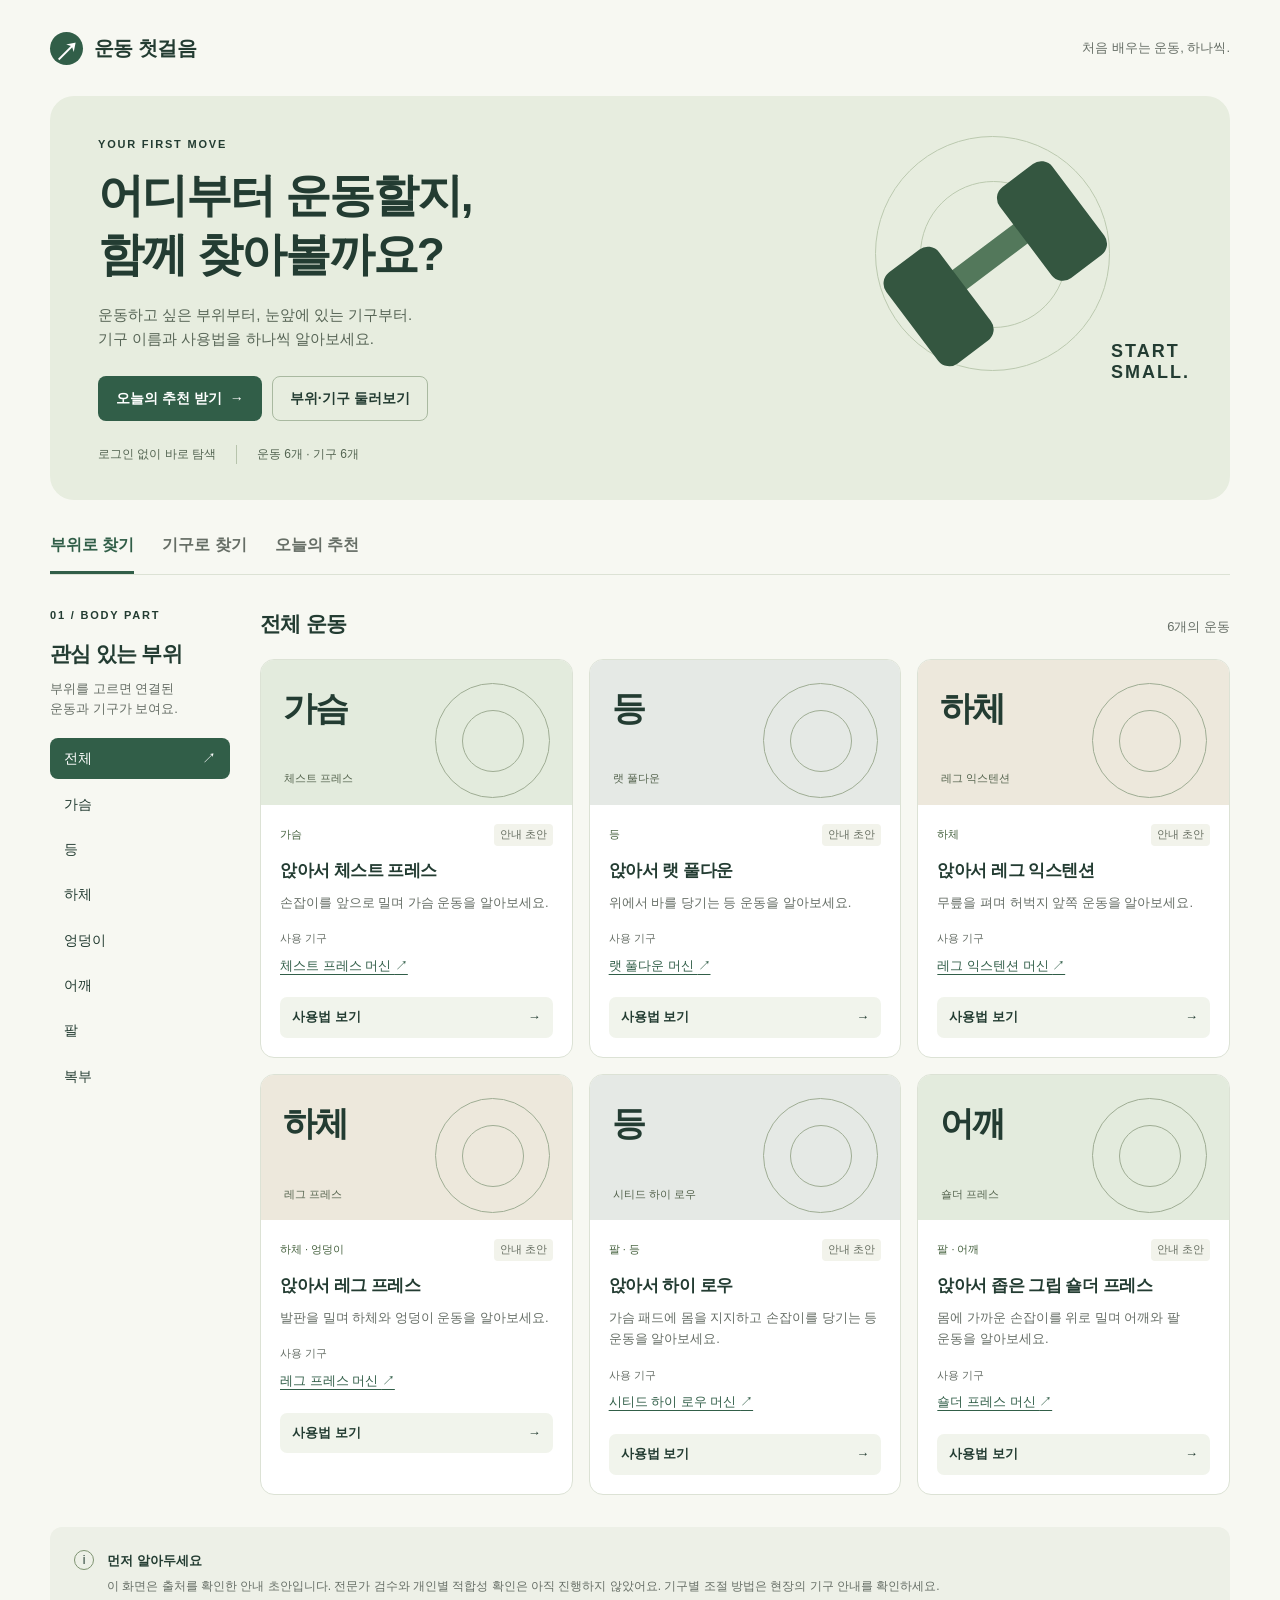
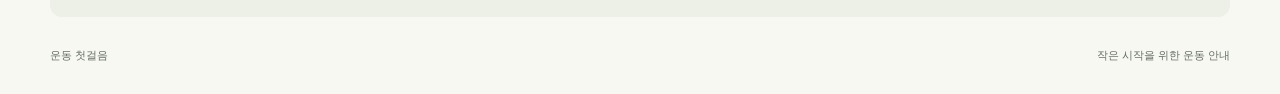
<file: index.html>
<!doctype html>
<html lang="ko">
<head>
  <meta charset="utf-8">
  <meta name="viewport" content="width=device-width, initial-scale=1">
  <meta name="description" content="운동 부위와 기구 이름으로 찾아보는 첫 운동 안내.">
  <title>운동 첫걸음 · 부위와 기구 찾기</title>
  <link rel="icon" href="favicon.png" type="image/png" sizes="64x64">
  <link rel="stylesheet" href="styles.css">
  <script src="catalog.js" defer></script>
  <script src="recommend.js" defer></script>
  <script src="app.js" defer></script>
</head>
<body>
  <a class="skip-link" href="#main">본문으로 바로 가기</a>
  <header class="site-header">
    <a class="brand" href="index.html" aria-label="운동 첫걸음 홈"><span class="brand-mark" aria-hidden="true">↗</span> 운동 첫걸음</a>
    <span class="header-note">처음 배우는 운동, 하나씩.</span>
  </header>
  <main id="main">
    <section class="intro" aria-labelledby="page-title">
      <p class="eyebrow">YOUR FIRST MOVE</p>
      <h1 id="page-title">어디부터 운동할지,<br>함께 찾아볼까요?</h1>
      <p class="intro-copy">운동하고 싶은 부위부터, 눈앞에 있는 기구부터.<br>기구 이름과 사용법을 하나씩 알아보세요.</p>
      <div class="intro-actions"><button type="button" class="primary-button" data-go-view="recommend">오늘의 추천 받기 <span aria-hidden="true">→</span></button><button type="button" class="secondary-button" data-go-view="body">부위·기구 둘러보기</button></div>
      <div class="intro-summary"><span>로그인 없이 바로 탐색</span><span id="catalog-count"></span></div>
      <div class="intro-art" aria-hidden="true"><span class="art-orbit"></span><span class="art-line"></span><span class="art-weight"></span><span class="art-caption">START<br>SMALL.</span></div>
    </section>
    <nav class="view-switch" aria-label="탐색 방식">
      <button type="button" data-view="body" aria-pressed="true" aria-controls="body-view">부위로 찾기</button>
      <button type="button" data-view="equipment" aria-pressed="false" aria-controls="equipment-view">기구로 찾기</button>
      <button type="button" data-view="recommend" aria-pressed="false" aria-controls="recommend-view">오늘의 추천</button>
    </nav>
    <section id="body-view" class="explore" aria-labelledby="body-title">
      <aside class="body-picker">
        <p class="eyebrow">01 / BODY PART</p>
        <h2 id="body-title">관심 있는 부위</h2>
        <p class="muted">부위를 고르면 연결된<br class="desktop-break"> 운동과 기구가 보여요.</p>
        <div id="body-options" class="body-options" role="group" aria-label="운동 부위 선택"></div>
      </aside>
      <div class="results">
        <div class="section-heading"><h2 id="exercise-list-title">전체 운동</h2><p id="exercise-count" class="muted" role="status" aria-live="polite"></p></div>
        <div id="exercise-list" class="card-grid"></div>
      </div>
    </section>
    <section id="equipment-view" class="equipment-view" aria-labelledby="equipment-title" hidden>
      <div class="section-heading"><div><p class="eyebrow">02 / EQUIPMENT</p><h2 id="equipment-title">어떤 기구를 찾고 있나요?</h2></div></div>
      <form id="equipment-search" role="search">
        <label for="equipment-query">기구 이름 또는 별칭</label>
        <div class="search-field"><span aria-hidden="true">⌕</span><input id="equipment-query" type="search" placeholder="예: 체스트 프레스, lat pulldown" maxlength="50" autocomplete="off" aria-describedby="search-help" aria-errormessage="search-error"><button type="submit">검색</button><button type="button" id="clear-search">초기화</button></div>
        <p id="search-error" class="muted" aria-live="polite" hidden><strong>기구 이름 또는 별칭을 입력해 주세요. 공백만으로는 검색할 수 없어요.</strong></p>
        <p id="search-help" class="muted">한글·영문 이름과 별칭으로 검색할 수 있어요.</p>
      </form>
      <div class="section-heading equipment-count"><h3>기구 목록</h3><p id="equipment-count" class="muted" role="status" aria-live="polite"></p></div>
      <div id="equipment-list" class="card-grid"></div>
    </section>
    <section id="recommend-view" class="recommend-view" aria-labelledby="recommend-title" hidden>
      <div class="section-heading"><div><p class="eyebrow">03 / TODAY</p><h2 id="recommend-title">오늘 할 운동을 골라 드릴게요</h2></div></div>
      <div class="recommend-layout">
        <form id="recommend-form" class="recommend-form" novalidate>
          <fieldset class="field-group">
            <legend>선호 부위 <span class="optional">선택</span></legend>
            <p class="muted">고르면 그 부위가 주 사용 부위인 운동만 추천해요. 비워 두면 여러 부위에서 자동으로 골라요.</p>
            <div id="preferred-parts" class="choice-chips"></div>
          </fieldset>
          <fieldset class="field-group">
            <legend>제외 부위 <span class="optional">선택</span></legend>
            <p class="muted">오늘 쉬고 싶은 부위를 고르세요. 그 부위가 주 사용 부위이거나 출처의 대상 부위인 운동은 추천하지 않아요.</p>
            <div id="excluded-parts" class="choice-chips"></div>
          </fieldset>
          <div class="field-row"><label for="max-items">최대 추천 수</label><select id="max-items"><option value="1">1개</option><option value="2">2개</option><option value="3" selected>3개</option></select></div>
          <button type="submit" class="primary-button">추천 받기 <span aria-hidden="true">→</span></button>
        </form>
        <div id="recommend-results" class="recommend-results"><div class="empty-state"><strong>조건을 고르고 추천을 받아 보세요.</strong><p>선호 부위에 맞는 운동과 필요한 기구를 이유와 함께 보여 드려요.</p></div></div>
      </div>
    </section>
    <section class="content-note" aria-label="콘텐츠 안내"><span class="note-symbol" aria-hidden="true">i</span><div><strong>먼저 알아두세요</strong><p>이 화면은 출처를 확인한 안내 초안입니다. 전문가 검수와 개인별 적합성 확인은 아직 진행하지 않았어요. 기구별 조절 방법은 현장의 기구 안내를 확인하세요.</p></div></section>
    <noscript><p class="empty-state">부위 탐색, 기구 검색과 오늘의 추천을 사용하려면 브라우저에서 JavaScript를 켜 주세요.</p></noscript>
  </main>
  <footer><span>운동 첫걸음</span><span>작은 시작을 위한 운동 안내</span></footer>
  <dialog id="detail-dialog" aria-labelledby="detail-title">
    <div class="dialog-top"><span class="eyebrow">MOVEMENT GUIDE</span><form method="dialog"><button class="close-button" aria-label="상세 닫기">닫기 <span aria-hidden="true">×</span></button></form></div>
    <div id="detail-content"></div>
  </dialog>
</body>
</html>
</file>
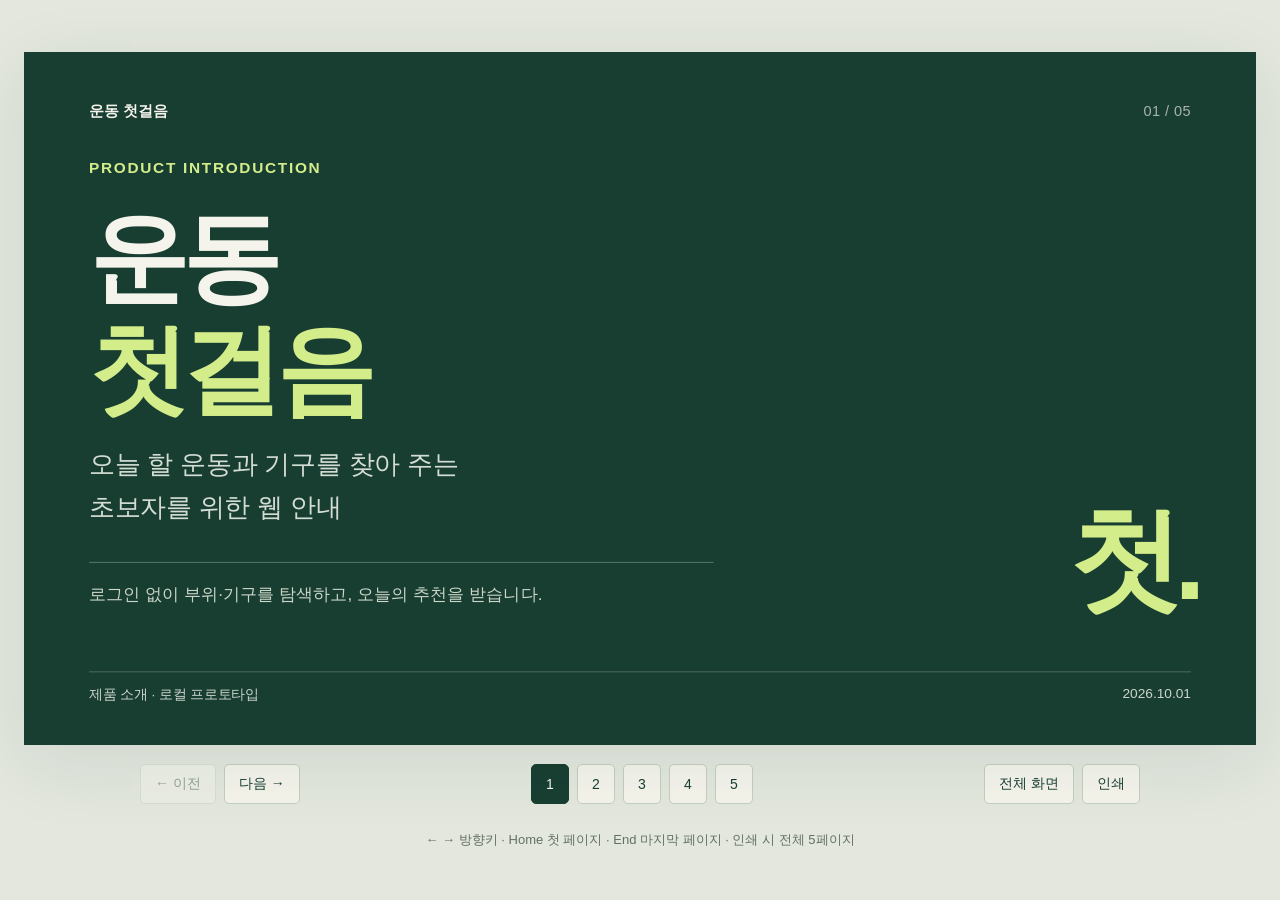
<file: presentation.html>
<!doctype html>
<html lang="ko">
<head>
<meta charset="utf-8">
<meta name="viewport" content="width=device-width, initial-scale=1">
<meta name="description" content="운동 첫걸음 제품 소개 · 대상, 핵심 기능, 오늘의 추천 흐름, 다음 단계의 5페이지 발표 자료">
<title>운동 첫걸음 · 제품 소개</title>
<link rel="icon" href="favicon.png" type="image/png" sizes="64x64">
<style>
:root{--forest:#183e32;--paper:#f5f4ec;--lime:#d4ed8b;--muted:#627066;--rule:#d0d6c6;--scale:1;color-scheme:light}
*{box-sizing:border-box}body{margin:0;background:#e3e7de;color:var(--forest);font-family:-apple-system,BlinkMacSystemFont,"Apple SD Gothic Neo","Malgun Gothic",sans-serif;word-break:keep-all}button,a{font:inherit}button{cursor:pointer}a{color:inherit;text-underline-offset:4px}button:focus-visible,a:focus-visible{outline:3px solid #a66824;outline-offset:5px}[hidden]{display:none!important}
.shell{min-height:100svh;display:flex;flex-direction:column;align-items:center;justify-content:center;padding:24px;gap:18px}.stage{width:calc(1440px * var(--scale));height:calc(810px * var(--scale));position:relative;flex-shrink:0;box-shadow:0 18px 70px #183e3218}.frame{width:1440px;height:810px;transform:scale(var(--scale));transform-origin:top left}.slide{width:1440px;height:810px;background:var(--paper);padding:58px 76px 48px;display:flex;flex-direction:column;overflow:hidden;position:relative}.slide:focus{outline:none}.topline{display:flex;align-items:center;justify-content:space-between;font-size:17px;letter-spacing:.03em}.brand{font-weight:750}.folio{font-variant-numeric:tabular-nums;opacity:.65}.slide-content{flex:1;min-height:0}.slide-footer{font-size:16px;color:var(--muted);display:flex;justify-content:space-between;gap:24px;border-top:1px solid var(--rule);padding-top:16px}.kicker{font-size:18px;letter-spacing:.11em;margin:0 0 18px;font-weight:650}h1,h2,h3,p{margin:0}h1{font-size:116px;line-height:1.13;letter-spacing:-7px;font-weight:780}h2{font-size:56px;line-height:1.23;letter-spacing:-2.8px;font-weight:760}h3{font-size:29px;line-height:1.35;letter-spacing:-1px}.subtitle{font-size:25px;line-height:1.65;margin-top:20px;color:var(--muted)}.heading{padding-top:44px}.accent{color:#849d45}.cover{background:var(--forest);color:var(--paper)}.cover .slide-content{display:flex;flex-direction:column;justify-content:center;padding-bottom:32px}.cover .kicker{color:var(--lime);margin-bottom:28px}.cover h1 span{color:var(--lime)}.cover .subtitle{color:#d4ddd4;font-size:30px;max-width:900px}.cover .slide-footer{border-color:#567064;color:#ccd5cc}.cover .wordmark{position:absolute;right:68px;bottom:126px;font-size:132px;font-weight:800;color:#d4ed8b;letter-spacing:-9px}.cover .cover-line{width:730px;height:1px;background:#638071;margin-top:40px}.cover .small{font-size:20px;margin-top:23px;color:#cbd6c8}
.problem-layout{display:grid;grid-template-columns:.85fr 1.15fr;gap:80px;margin-top:62px}.audience-label{font-size:18px;color:var(--muted);margin-bottom:18px}.audience{font-size:39px;line-height:1.45;font-weight:650;letter-spacing:-1.5px}.hypothesis{margin-top:30px;font-size:23px;line-height:1.65;color:var(--muted);max-width:425px}.questions{border-top:1px solid var(--rule)}.question{padding:27px 0;border-bottom:1px solid var(--rule)}.question .number{font-size:17px;color:var(--muted);display:block;margin-bottom:11px}.question blockquote{font-size:33px;line-height:1.45;font-weight:660;letter-spacing:-1px;margin:0}.question p{margin-top:12px;font-size:22px;color:var(--muted);line-height:1.5}
.feature-layout{display:grid;grid-template-columns:460px 1fr;gap:60px;margin-top:30px}.feature-list{list-style:none;padding:0;margin:0}.feature-list li{padding:13px 0;border-top:1px solid var(--rule)}.feature-list li:last-child{border-bottom:1px solid var(--rule)}.feature-label{display:flex;align-items:baseline;gap:20px}.feature-label span{font-size:17px;color:var(--muted);font-variant-numeric:tabular-nums}.feature-list p{font-size:22px;line-height:1.55;color:var(--muted);margin:6px 0 0 48px}.screens{display:grid;grid-template-columns:1fr 1fr;gap:8px;align-content:start;padding-top:21px}figure{margin:0;min-width:0}.screen-surface{height:320px;background:#e7ece0;display:flex;align-items:center;justify-content:center;padding:10px;border:1px solid var(--rule)}.screen-surface img{max-width:100%;max-height:100%;object-fit:contain;display:block}.screens .body-screen{grid-column:1/-1}.screens .body-screen .screen-surface{height:170px;padding:9px}.screens .search-screen{grid-column:1/-1}.screens .search-screen .screen-surface{height:150px}.screens figcaption{font-size:16px;margin:7px 0;color:var(--muted)}.catalog-note{font-size:17px;color:var(--muted);margin-top:21px;line-height:1.6}
.flow-layout{display:grid;grid-template-columns:1fr 510px;gap:80px;margin-top:34px}.steps{list-style:none;margin:0;padding:0;counter-reset:step}.steps li{display:grid;grid-template-columns:42px 1fr;gap:15px;margin-bottom:24px;counter-increment:step}.steps li::before{content:counter(step,decimal-leading-zero);font-size:20px;color:#7c9047;padding-top:4px}.steps p{font-size:22px;line-height:1.5;color:var(--muted);margin-top:7px}.detail-screen .screen-surface{height:380px;padding:12px}.detail-screen figcaption{font-size:16px;margin-top:10px;color:var(--muted)}.source-row{font-size:16px;line-height:1.65}.source-row a{margin-right:10px}
.roadmap{display:grid;grid-template-columns:1fr 1fr 1fr;gap:50px;margin-top:58px}.roadmap article{border-top:2px solid var(--rule);padding-top:21px}.roadmap article:first-child{border-color:#8fab49}.phase{font-size:18px;color:var(--muted);margin-bottom:16px}.roadmap h3{font-size:31px;min-height:84px}.roadmap p{font-size:23px;line-height:1.65;color:var(--muted);margin-top:16px}.closing{margin-top:43px;font-size:26px;line-height:1.55;font-weight:650}.closing a{font-size:20px;font-weight:500;margin-left:25px}.roadmap .phase strong{color:var(--forest)}
.controls{display:flex;align-items:center;justify-content:space-between;width:min(100%,1000px);gap:16px;min-height:42px;font-size:14px;color:#405847}.control-group,.pagination{display:flex;align-items:center;gap:8px}.controls button{border:1px solid #c4cebd;background:#f5f4ec;padding:9px 14px;border-radius:5px;color:var(--forest);min-height:40px}.controls button:hover{background:#dce6d0}.controls button:disabled{opacity:.4;cursor:default}.pagination button{min-width:38px;padding:9px}.pagination button[aria-current="page"]{background:var(--forest);border-color:var(--forest);color:var(--paper)}.help{font-size:13px;margin-top:8px;text-align:center;color:var(--muted)}.sr-only{position:absolute;width:1px;height:1px;overflow:hidden;clip-path:inset(50%)}.keyboard-note{white-space:nowrap}
@media(max-width:680px){.shell{padding:12px;justify-content:flex-start;gap:12px}.stage{width:100%;height:auto;box-shadow:none}.frame{width:100%;height:auto;transform:none}.slide{width:100%;height:auto;min-height:calc(100svh - 130px);padding:25px 24px;overflow:visible}.topline{font-size:13px}.heading{padding-top:35px}h1{font-size:64px;letter-spacing:-4px}h2{font-size:36px;letter-spacing:-1.8px}h3{font-size:24px}.subtitle{font-size:19px;margin-top:15px}.slide-footer{font-size:12px;display:block;margin-top:30px;padding-top:15px;line-height:1.6}.slide-footer span{display:block}.cover .slide-content{padding:68px 0 35px}.cover .wordmark{display:none}.cover .kicker{font-size:13px}.cover .subtitle{font-size:22px}.cover .cover-line{width:100%;margin-top:32px}.cover .small{font-size:17px}.problem-layout,.feature-layout,.flow-layout,.roadmap{grid-template-columns:1fr;gap:28px;margin-top:35px}.audience{font-size:28px}.hypothesis{font-size:19px;margin-top:17px}.question{padding:23px 0}.question blockquote{font-size:26px}.question p,.feature-list p,.steps p,.roadmap p{font-size:18px}.feature-list p{margin-left:40px}.feature-label{gap:15px}.screens{padding-top:0}.screens .body-screen .screen-surface{height:180px}.screens .search-screen .screen-surface{height:185px}.catalog-note{font-size:14px}.steps li{margin-bottom:23px;gap:6px}.detail-screen .screen-surface{height:400px}.source-row{font-size:12px}.roadmap h3{font-size:25px;min-height:0}.roadmap p{margin-top:8px}.closing{font-size:22px;margin-top:30px}.closing a{display:block;margin:17px 0 0;font-size:17px}.controls{flex-wrap:wrap;justify-content:center;gap:10px}.keyboard-note{display:none}.controls button{padding:8px 10px}.help{font-size:12px}.source-row a{display:inline-block}}
@page{size:384mm 216mm;margin:0}
@media print{body{background:white;print-color-adjust:exact;-webkit-print-color-adjust:exact}.shell{display:block;padding:0}.stage{width:1440px;height:auto;box-shadow:none}.frame{transform:none;width:1440px;height:auto}.slide,.slide[hidden]{display:flex!important;width:1440px;height:810px;min-height:0;padding:58px 76px 48px;break-after:page;page-break-after:always;overflow:hidden}.slide:last-child{break-after:auto;page-break-after:auto}.controls,.help{display:none!important}}
</style>
</head>
<body>
<div class="shell">
<main class="stage" aria-label="운동 첫걸음 제품 소개 발표 자료"><div class="frame">
<section class="slide cover" id="slide-1" aria-labelledby="title-1" tabindex="-1">
<header class="topline"><span class="brand">운동 첫걸음</span><span class="folio">01 / 05</span></header>
<div class="slide-content"><p class="kicker">PRODUCT INTRODUCTION</p><h1 id="title-1">운동<br><span>첫걸음</span></h1><p class="subtitle">오늘 할 운동과 기구를 찾아 주는<br>초보자를 위한 웹 안내</p><div class="cover-line"></div><p class="small">로그인 없이 부위·기구를 탐색하고, 오늘의 추천을 받습니다.</p></div>
<span class="wordmark" aria-hidden="true">첫.</span>
<footer class="slide-footer"><span>제품 소개 · 로컬 프로토타입</span><span>2026.10.01</span></footer>
</section>
<section class="slide" id="slide-2" aria-labelledby="title-2" tabindex="-1" hidden>
<header class="topline"><span class="brand">운동 첫걸음</span><span class="folio">02 / 05</span></header>
<div class="slide-content"><div class="heading"><p class="kicker">대상과 문제</p><h2 id="title-2">운동 부위와 기구를 함께 이해하기</h2></div>
<div class="problem-layout"><div><p class="audience-label">이 제품이 돕고 싶은 사람</p><p class="audience">운동을 처음 시작하거나<br>기구 사용이 낯선 사람</p><p class="hypothesis">부위와 기구를 연결해 보여주면 오늘 사용할 기구를 선택하기 쉬워진다는 제품 가설입니다.</p></div>
<div class="questions"><div class="question"><span class="number">사용 상황 예시 01</span><blockquote>“등 운동은 어떤 기구로 하지?”</blockquote><p>관심 있는 부위로 운동과 연결 기구를 찾습니다.</p></div><div class="question"><span class="number">사용 상황 예시 02</span><blockquote>“랫 풀다운은 어떻게 쓰지?”</blockquote><p>기구 이름으로 찾고 기본 사용 안내를 확인합니다.</p></div></div></div></div>
<footer class="slide-footer"><span>예시 문구이며 실제 사용자 인터뷰 인용이 아닙니다.</span><span>사용자 조사와 효과 측정은 아직 진행하지 않았습니다.</span></footer>
</section>
<section class="slide" id="slide-3" aria-labelledby="title-3" tabindex="-1" hidden>
<header class="topline"><span class="brand">운동 첫걸음</span><span class="folio">03 / 05</span></header>
<div class="slide-content"><div class="heading"><p class="kicker">현재 구현</p><h2 id="title-3">탐색부터 오늘의 추천까지</h2></div>
<div class="feature-layout"><div><ul class="feature-list"><li><div class="feature-label"><span>01</span><h3>부위로 찾기</h3></div><p>연결된 운동과 기구를 보여줍니다.</p></li><li><div class="feature-label"><span>02</span><h3>기구로 찾기</h3></div><p>이름과 별칭으로 검색합니다.</p></li><li><div class="feature-label"><span>03</span><h3>운동 상세</h3></div><p>사용 순서와 출처를 확인합니다.</p></li><li><div class="feature-label"><span>04</span><h3>오늘의 추천</h3></div><p>부위에 맞는 운동과 이유를 보여줍니다.</p></li></ul></div>
<div class="screens"><figure class="body-screen"><div class="screen-surface"><img src="[data-uri]" alt="실제 제품 화면: 가슴 선택 후 체스트 프레스 운동과 연결 기구 표시"></div><figcaption>실제 화면 · 가슴 부위 선택</figcaption></figure><figure class="search-screen"><div class="screen-surface"><img src="[data-uri]" alt="실제 제품 화면: 랫풀다운 별칭 검색 결과"></div><figcaption>실제 화면 · ‘랫풀다운’ 별칭 검색</figcaption></figure></div></div></div>
<footer class="slide-footer"><span>운동 6개 · 기구 6개 · 부위 분류 7개 (복부 미등록)</span><span>API 6개는 선택 실행 서버로 구현 · 화면은 내장 데이터로 동작</span></footer>
</section>
<section class="slide" id="slide-4" aria-labelledby="title-4" tabindex="-1" hidden>
<header class="topline"><span class="brand">운동 첫걸음</span><span class="folio">04 / 05</span></header>
<div class="slide-content"><div class="heading"><p class="kicker">오늘의 추천 흐름</p><h2 id="title-4">조건을 고르면, 이유와 함께 추천합니다</h2></div>
<div class="flow-layout"><ol class="steps"><li><div><h3>선호 부위 선택</h3><p>비워 두면 여러 부위에서 자동으로 고릅니다.</p></div></li><li><div><h3>쉬고 싶은 부위 제외</h3><p>선택 사항입니다. 최대 추천 수는 1~3개입니다.</p></div></li><li><div><h3>추천과 이유 확인</h3><p>부위에 맞는 운동과 필요한 기구를 봅니다.</p></div></li><li><div><h3>사용법 확인</h3><p>카드에서 사용 순서·주의점·출처를 엽니다.</p></div></li></ol>
<figure class="detail-screen"><div class="screen-surface"><img src="[data-uri]" alt="실제 제품 화면: 조건 없이 받은 오늘의 추천 결과. 추천 완료 3개, 첫 카드 앉아서 체스트 프레스와 부위 순서 추천 이유, 필요한 기구, 검수 전 초안 표시"></div><figcaption>실제 화면 · 오늘의 추천 결과와 추천 이유</figcaption></figure></div></div>
<footer class="slide-footer"><span class="source-row">안내 원문: <a href="https://www.acefitness.org/resources/everyone/exercise-library/188/seated-chest-press/" target="_blank" rel="noopener noreferrer">ACE 체스트 프레스</a><a href="https://www.acefitness.org/resources/everyone/exercise-library/158/seated-lat-pulldown/" target="_blank" rel="noopener noreferrer">ACE 랫 풀다운</a><a href="https://www.acefitness.org/resources/everyone/exercise-library/154/seated-leg-press/" target="_blank" rel="noopener noreferrer">ACE 레그 프레스</a></span><span>검수 전 안내 초안으로 추천 · 운동 처방 아님</span></footer>
</section>
<section class="slide" id="slide-5" aria-labelledby="title-5" tabindex="-1" hidden>
<header class="topline"><span class="brand">운동 첫걸음</span><span class="folio">05 / 05</span></header>
<div class="slide-content"><div class="heading"><p class="kicker">제품 방향</p><h2 id="title-5">추천까지 구현, 다음은 검수와 연결</h2></div>
<div class="roadmap"><article><p class="phase"><strong>현재 구현</strong></p><h3>탐색·사용 안내<br>오늘의 추천</h3><p>기구를 찾고, 선호 부위에 맞는 운동을 이유와 함께 추천받습니다.</p></article><article><p class="phase">다음 단계 · 결정 필요</p><h3>콘텐츠 검수<br>화면·API 연결</h3><p>검수 완료 운동을 공개하고, 구현한 서버 API와 화면의 연결 방식을 정합니다.</p></article><article><p class="phase">후속 범위 · 미구현</p><h3>개인 운동 기록<br>AI 추천</h3><p>추천 이후에 검토할 확장 범위입니다. 일정과 구현 기술은 미정입니다.</p></article></div>
<p class="closing">지금은 기구를 찾고, 오늘 할 운동을 고르는 데까지 제공합니다.<a href="index.html" target="_blank" rel="noopener">제품 화면 열기 ↗</a></p></div>
<footer class="slide-footer"><span>운동 콘텐츠 검수와 사용자 검증이 다음 단계에 필요합니다.</span><span><a href="https://github.com/seongj-un/undong-plan" target="_blank" rel="noopener noreferrer">GitHub 프로젝트 ↗</a></span></footer>
</section>
</div></main>
<nav class="controls" aria-label="발표 조작"><div class="control-group"><button id="previous" type="button" aria-label="이전 페이지">← 이전</button><button id="next" type="button" aria-label="다음 페이지">다음 →</button></div><div class="pagination" aria-label="페이지 선택"><button type="button" data-page="1" aria-label="1페이지 제품 소개" aria-current="page">1</button><button type="button" data-page="2" aria-label="2페이지 대상과 문제">2</button><button type="button" data-page="3" aria-label="3페이지 현재 구현">3</button><button type="button" data-page="4" aria-label="4페이지 오늘의 추천 흐름">4</button><button type="button" data-page="5" aria-label="5페이지 제품 방향">5</button></div><div class="control-group"><button id="fullscreen" type="button">전체 화면</button><button id="print" type="button">인쇄</button></div></nav>
<p class="help">← → 방향키 · Home 첫 페이지 · End 마지막 페이지 <span class="keyboard-note"> · 인쇄 시 전체 5페이지</span></p>
<p id="status" class="sr-only" role="status" aria-live="polite"></p>
<noscript><p>페이지 전환 버튼을 사용하려면 JavaScript를 켜 주세요.</p><style>.slide[hidden]{display:flex!important}.stage,.frame{height:auto}.controls,.help{display:none}</style></noscript>
</div>
<script>
(() => {
 const slides=Array.from(document.querySelectorAll('.slide'));
 const pageButtons=Array.from(document.querySelectorAll('[data-page]'));
 const previous=document.getElementById('previous'),next=document.getElementById('next');
 const status=document.getElementById('status'),fullscreen=document.getElementById('fullscreen');
 let current=0;
 function fromHash(){const match=location.hash.match(/^#slide-([1-5])$/);return match?Number(match[1])-1:0;}
 function resize(){const availableWidth=window.innerWidth-48,availableHeight=window.innerHeight-135;const scale=Math.max(.1,Math.min(availableWidth/1440,availableHeight/810,1.5));document.documentElement.style.setProperty('--scale',scale);}
 function show(index,focus=false){current=Math.max(0,Math.min(slides.length-1,index));slides.forEach((slide,i)=>{slide.hidden=i!==current;});pageButtons.forEach((button,i)=>{if(i===current)button.setAttribute('aria-current','page');else button.removeAttribute('aria-current');});previous.disabled=current===0;next.disabled=current===slides.length-1;status.textContent=`${current+1} / ${slides.length}페이지 · ${slides[current].querySelector('h1,h2').textContent}`;const hash=`#slide-${current+1}`;if(location.hash!==hash)location.hash=hash;if(focus)slides[current].focus({preventScroll:true});resize();}
 previous.addEventListener('click',()=>show(current-1,true));next.addEventListener('click',()=>show(current+1,true));pageButtons.forEach(button=>button.addEventListener('click',()=>show(Number(button.dataset.page)-1,true)));
 document.addEventListener('keydown',event=>{if(event.defaultPrevented||event.altKey||event.ctrlKey||event.metaKey||event.shiftKey)return;const isControl=event.target.closest('a,button,input,textarea,select');const forward=['ArrowRight','ArrowDown','PageDown'].includes(event.key)||(!isControl&&event.key===' ');const backward=['ArrowLeft','ArrowUp','PageUp'].includes(event.key);if(forward||backward||event.key==='Home'||event.key==='End'){event.preventDefault();show(event.key==='Home'?0:event.key==='End'?slides.length-1:current+(forward?1:-1),true);}});
 window.addEventListener('hashchange',()=>show(fromHash()));window.addEventListener('resize',resize);document.getElementById('print').addEventListener('click',()=>window.print());
 if(!document.fullscreenEnabled){fullscreen.hidden=true;}else{fullscreen.addEventListener('click',async()=>{try{if(document.fullscreenElement)await document.exitFullscreen();else await document.documentElement.requestFullscreen();}catch{status.textContent='전체 화면을 열 수 없습니다. 브라우저의 전체 화면 메뉴를 사용하세요.';}});document.addEventListener('fullscreenchange',()=>{fullscreen.textContent=document.fullscreenElement?'전체 화면 닫기':'전체 화면';resize();});}
 show(fromHash());
})();
</script>
</body>
</html>
</file>
<file: styles.css>
:root { color-scheme: light; --ink: #233c32; --green: #315e48; --muted: #666e66; --paper: #f7f8f2; --line: #dce2d5; }
* { box-sizing: border-box; }
[hidden] { display: none !important; }
body { margin: 0; background: var(--paper); color: var(--ink); font-family: -apple-system, BlinkMacSystemFont, "Apple SD Gothic Neo", "Malgun Gothic", sans-serif; line-height: 1.6; word-break: keep-all; }
button, input { font: inherit; }
button { cursor: pointer; }
button, a, input { -webkit-tap-highlight-color: transparent; }
button:focus-visible, a:focus-visible, input:focus-visible { outline: 3px solid #9c660d; outline-offset: 4px; }
a { color: inherit; }
button { color: inherit; }
.site-header, main, footer { width: min(1180px, calc(100% - 64px)); margin-inline: auto; }
.site-header { min-height: 96px; display: flex; align-items: center; justify-content: space-between; }
.brand { display: inline-flex; align-items: center; gap: 11px; font-size: 20px; font-weight: 750; text-decoration: none; letter-spacing: -.6px; }
.brand-mark { display: grid; place-items: center; width: 33px; height: 33px; border-radius: 50%; background: var(--green); color: #fff; font-size: 25px; }
.header-note { font-size: 13px; color: var(--muted); }
.intro { position: relative; overflow: hidden; padding: 40px 48px 36px; border-radius: 24px; background: #e7eddf; }
.eyebrow { font-size: 11px; font-weight: 700; letter-spacing: 1.8px; margin: 0 0 12px; }
h1 { font-size: clamp(32px, 3.7vw, 46px); line-height: 1.3; letter-spacing: -2px; margin: 0 0 18px; font-weight: 750; }
.intro-copy { color: #576556; margin: 0 0 25px; font-size: 15px; }
.intro-summary { display: flex; gap: 20px; font-size: 12px; color: #536451; }
.intro-summary span + span { border-left: 1px solid #b7c4ac; padding-left: 20px; }
.intro-art { position: absolute; width: 320px; height: 260px; right: 40px; top: 28px; }
.art-orbit { position: absolute; width: 235px; height: 235px; border: 1px solid #bbc9af; border-radius: 50%; left: 5px; top: 12px; }
.art-orbit::after { content: ""; width: 145px; height: 145px; border-radius: 50%; border: 1px solid #bbc9af; position: absolute; left: 44px; top: 44px; }
.art-line { position: absolute; width: 190px; height: 24px; background: #53785b; transform: rotate(-37deg); top: 120px; left: 26px; border-radius: 3px; }
.art-weight { width: 66px; height: 114px; background: #345640; position: absolute; top: 40px; left: 149px; border-radius: 14px; transform: rotate(-37deg); box-shadow: -142px 0 0 #345640; }
.art-caption { position: absolute; right: 0; bottom: 0; font-size: 18px; font-weight: 750; letter-spacing: 2px; line-height: 1.2; }
.view-switch { display: flex; gap: 28px; border-bottom: 1px solid var(--line); margin: 32px 0; }
.view-switch button { padding: 0 0 14px; border: 0; border-bottom: 3px solid transparent; background: none; font-weight: 600; color: var(--muted); }
.view-switch button[aria-pressed="true"] { color: var(--green); border-bottom-color: var(--green); }
.explore { display: grid; grid-template-columns: 180px minmax(0, 1fr); gap: 30px; }
h2 { font-size: 21px; letter-spacing: -.7px; margin: 0; }
h3 { font-size: 18px; letter-spacing: -.5px; margin: 0; }
.muted { color: var(--muted); font-size: 13px; }
.body-picker > .muted { margin: 8px 0 18px; }
.body-options { display: grid; gap: 5px; }
.body-options button { display: flex; justify-content: space-between; align-items: center; padding: 8px 13px; border: 1px solid transparent; border-radius: 8px; text-align: left; background: transparent; font-size: 14px; }
.body-options button span { visibility: hidden; }
.body-options button[aria-pressed="true"] { background: var(--green); color: white; }
.body-options button[aria-pressed="true"] span { visibility: visible; }
.body-options button:hover:not([aria-pressed="true"]) { background: #e9eee2; }
.section-heading { display: flex; justify-content: space-between; align-items: baseline; gap: 16px; margin-bottom: 18px; }
.section-heading p { margin: 0; }
.card-grid { display: grid; grid-template-columns: repeat(3, minmax(0, 1fr)); gap: 16px; }
.exercise-card, .equipment-card { border: 1px solid var(--line); border-radius: 14px; overflow: hidden; background: #fff; }
.card-visual { position: relative; height: 145px; overflow: hidden; background: #e3ebdd; display: grid; place-items: center; }
.tone-back { background: #e5e9e5; }
.tone-legs { background: #ede8dc; }
.visual-ring { position: absolute; height: 115px; width: 115px; border: 1px solid #9fad94; border-radius: 50%; top: 23px; right: 22px; }
.visual-ring::after { content: ""; position: absolute; width: 60px; height: 60px; border: 1px solid #9fad94; border-radius: 50%; top: 26px; left: 26px; }
.visual-letter { position: absolute; font-size: 34px; font-weight: 700; letter-spacing: -2px; left: 22px; top: 21px; }
.visual-index { position: absolute; left: 23px; bottom: 17px; font-size: 11px; color: #54634d; }
.card-content { padding: 19px; }
.tags { display: flex; flex-wrap: wrap; gap: 6px; align-items: center; font-size: 11px; color: #45613e; margin-bottom: 11px; }
.draft-tag { margin-left: auto; padding: 2px 6px; border-radius: 4px; background: #f2f3eb; color: #646c5f; }
.card-content h3 { font-size: 17px; }
.card-copy { font-size: 13px; line-height: 1.65; color: var(--muted); margin: 8px 0 17px; }
.equipment-label { font-size: 11px; color: var(--muted); margin: 0 0 4px; }
.text-button { background: none; border: 0; padding: 0; text-align: left; color: var(--green); font-size: 13px; text-decoration: underline; text-underline-offset: 4px; }
.detail-button { display: flex; justify-content: space-between; align-items: center; width: 100%; background: #f1f4ec; border: 0; border-radius: 7px; padding: 10px 12px; margin-top: 20px; font-size: 13px; font-weight: 650; }
.detail-button:hover { background: #e4edda; }
.equipment-view { padding-bottom: 6px; }
#equipment-search { max-width: 670px; margin: 25px 0; }
#equipment-search label { display: block; font-size: 13px; font-weight: 600; margin-bottom: 7px; }
.search-field { display: flex; align-items: center; gap: 12px; border: 1px solid #a9b9a0; border-radius: 10px; padding: 8px 13px; background: white; }
.search-field > span { font-size: 25px; }
.search-field input { width: 100%; min-width: 0; padding: 5px 0; background: transparent; border: 0; font-size: 15px; color: var(--ink); }
.search-field button { flex-shrink: 0; background: #edf1e7; border: 0; border-radius: 5px; padding: 5px 10px; font-size: 12px; }
.equipment-count { border-top: 1px solid var(--line); padding-top: 24px; }
.equipment-card { padding: 25px; display: flex; flex-direction: column; }
.equipment-card .detail-button { margin-top: auto; }
.alias-label, .photo-note { color: var(--muted); font-size: 12px; overflow-wrap: anywhere; }
.photo-note { padding-bottom: 15px; }
.content-note { margin-top: 32px; display: flex; gap: 13px; padding: 20px 24px; background: #edf0e7; border-radius: 12px; }
.content-note strong { font-size: 13px; }
.content-note p { color: var(--muted); font-size: 12px; margin: 5px 0 0; }
.note-symbol { flex-shrink: 0; display: grid; place-items: center; border: 1px solid #7f9472; border-radius: 50%; width: 20px; height: 20px; margin-top: 3px; font-size: 12px; }
footer { display: flex; justify-content: space-between; padding: 30px 0; color: var(--muted); font-size: 11px; }
.empty-state { grid-column: 1 / -1; padding: 46px 24px; background: #eef1e8; border-radius: 14px; text-align: center; }
.empty-state p { font-size: 14px; color: var(--muted); }
dialog { width: min(660px, calc(100% - 32px)); max-height: calc(100dvh - 48px); border: 1px solid var(--line); border-radius: 18px; background: white; color: var(--ink); padding: 27px 32px; overscroll-behavior: contain; }
dialog::backdrop { background: rgb(23 38 28 / 48%); }
.dialog-top { display: flex; align-items: center; justify-content: space-between; gap: 10px; margin-bottom: 18px; }
.dialog-top .eyebrow { margin: 0; }
.close-button { display: flex; gap: 10px; align-items: center; padding: 6px 10px; border: 0; border-radius: 6px; background: #edf1e7; font-size: 13px; }
.close-button span { font-size: 20px; }
.detail-kicker { color: var(--green); font-size: 12px; margin: 0 0 8px; }
#detail-title { font-size: 28px; line-height: 1.35; margin: 0; outline: none; }
.detail-description { color: var(--muted); font-size: 14px; }
.detail-facts { background: #f2f5ed; padding: 14px 18px; border-radius: 10px; margin: 22px 0; font-size: 13px; }
.detail-facts div { display: grid; grid-template-columns: 135px minmax(0, 1fr); gap: 10px; padding: 5px 0; }
.detail-facts dt { color: var(--muted); }
.detail-facts dd { margin: 0; overflow-wrap: anywhere; }
.detail-facts small { color: var(--muted); margin-left: 5px; }
#detail-content h3 { font-size: 16px; margin: 24px 0 12px; }
.instructions { padding-left: 24px; font-size: 14px; }
.instructions li { padding-left: 6px; margin: 12px 0; }
.instructions li::marker { color: var(--green); font-weight: 700; }
.cautions { background: #f8f3e7; padding: 1px 18px 12px; border-radius: 10px; font-size: 13px; }
.cautions ul { padding-left: 18px; }
.cautions li { margin: 8px 0; }
.source-list { list-style: none; padding: 0; }
.source-list li { display: flex; flex-wrap: wrap; gap: 7px 20px; font-size: 13px; }
.source-list a { color: var(--green); text-underline-offset: 4px; }
.source-list span { color: var(--muted); font-size: 12px; }
.review-note { font-size: 12px; color: var(--muted); border-top: 1px solid var(--line); padding-top: 17px; margin-top: 22px; }
.related-exercises { display: grid; gap: 8px; }
.related-button { display: flex; justify-content: space-between; align-items: center; background: #f2f5ed; border: 1px solid var(--line); padding: 14px; border-radius: 8px; text-align: left; font-size: 14px; }
.related-button small { display: block; font-size: 12px; color: var(--muted); margin-top: 3px; }
.sr-only { position: absolute; width: 1px; height: 1px; padding: 0; margin: -1px; overflow: hidden; clip-path: inset(50%); white-space: nowrap; border: 0; }
.skip-link { position: fixed; top: -100px; left: 20px; z-index: 2; padding: 10px; background: white; }
.skip-link:focus { top: 10px; }
.intro-actions { position: relative; z-index: 1; display: flex; flex-wrap: wrap; gap: 10px; margin: 0 0 24px; }
.primary-button { display: inline-flex; align-items: center; justify-content: center; gap: 8px; padding: 11px 18px; border: 0; border-radius: 8px; background: var(--green); color: #fff; font-size: 14px; font-weight: 650; }
.primary-button:hover { background: #274d3b; }
.secondary-button { padding: 10px 17px; border: 1px solid #a9b9a0; border-radius: 8px; background: transparent; font-size: 14px; font-weight: 600; }
.secondary-button:hover { background: #e4edda; }
select { font: inherit; color: inherit; }
select:focus-visible { outline: 3px solid #9c660d; outline-offset: 4px; }
input[type="checkbox"], input[type="radio"] { accent-color: var(--green); }
.recommend-layout { display: grid; grid-template-columns: minmax(0, 400px) minmax(0, 1fr); gap: 32px; align-items: start; }
.recommend-form { display: grid; gap: 22px; padding: 24px; border: 1px solid var(--line); border-radius: 14px; background: #fff; }
.field-group { min-width: 0; margin: 0; padding: 0; border: 0; }
.field-group legend { padding: 0; margin-bottom: 6px; font-size: 14px; font-weight: 650; }
.field-group .muted { margin: 0 0 10px; font-size: 12px; }
.optional { margin-left: 6px; padding: 1px 6px; border-radius: 4px; background: #f2f3eb; color: #585f53; font-size: 11px; font-weight: 600; }
.choice-chips { display: flex; flex-wrap: wrap; gap: 7px; }
.choice-chips label { display: inline-flex; align-items: center; gap: 6px; padding: 5px 12px 5px 9px; border: 1px solid var(--line); border-radius: 999px; background: #fff; font-size: 13px; cursor: pointer; }
.choice-chips label:has(input:checked) { border-color: var(--green); background: #e4edda; font-weight: 650; }
.field-row { display: flex; align-items: center; justify-content: space-between; gap: 12px; font-size: 14px; font-weight: 650; }
.field-row select { padding: 6px 10px; border: 1px solid #a9b9a0; border-radius: 6px; background: #fff; font-weight: 400; }
.recommend-form .primary-button { width: 100%; }
.recommend-results { display: grid; gap: 16px; min-width: 0; }
.recommend-results .empty-state strong { display: block; }
.result-banner { padding: 20px 22px; border-radius: 12px; background: #e7eddf; outline: none; }
.result-banner .eyebrow { margin-bottom: 6px; color: var(--green); }
.result-banner strong { display: block; font-size: 16px; line-height: 1.5; }
.result-banner .muted { margin: 6px 0 0; }
.result-banner ul { margin: 10px 0 0; padding-left: 18px; font-size: 14px; }
.result-banner .secondary-button { margin-top: 14px; }
.status-partial, .status-no_candidates, .status-needs_equipment_confirmation { background: #f8f3e7; }
.status-error { background: #f8e9e4; }
.status-error .eyebrow { color: #8a3b22; }
.recommend-list { display: grid; gap: 12px; margin: 0; padding: 0 0 0 26px; }
.recommend-list li::marker { color: var(--green); font-weight: 700; }
.recommend-card { padding: 20px; border: 1px solid var(--line); border-radius: 14px; background: #fff; }
.recommend-card h3 { font-size: 17px; }
.recommend-facts { display: grid; gap: 4px; margin: 12px 0; font-size: 13px; }
.recommend-facts div { display: grid; grid-template-columns: 80px minmax(0, 1fr); gap: 8px; }
.recommend-facts dt { color: var(--muted); }
.recommend-facts dd { margin: 0; }
.reason { margin: 0; padding: 12px 14px; border-radius: 8px; background: #f2f5ed; font-size: 13px; }
.reason strong { display: block; margin-bottom: 2px; color: var(--green); font-size: 12px; }
.recommend-card .detail-button { margin-top: 14px; }
.recommend-results .review-note { margin-top: 0; }
@media (max-width: 1000px) {
  .intro-art { transform: scale(.75); transform-origin: right center; right: 20px; }
  .explore { grid-template-columns: 140px minmax(0, 1fr); gap: 20px; }
  .card-grid { grid-template-columns: repeat(2, minmax(0, 1fr)); }
  .recommend-layout { grid-template-columns: 1fr; }
}
@media (max-width: 720px) {
  .site-header, main, footer { width: calc(100% - 32px); }
  .site-header { min-height: 76px; }
  .brand { font-size: 18px; }
  .header-note { display: none; }
  .intro { padding: 30px 24px; border-radius: 16px; }
  .intro-art { display: none; }
  h1 { letter-spacing: -1.4px; }
  .intro-copy { font-size: 14px; }
  .intro-summary { gap: 12px; font-size: 11px; }
  .intro-summary span + span { padding-left: 12px; }
  .view-switch { margin: 25px 0; }
  .explore { display: block; }
  .body-picker { margin-bottom: 25px; }
  .desktop-break { display: none; }
  .body-options { display: flex; flex-wrap: wrap; gap: 7px; }
  .body-options button { padding: 7px 13px; border-color: var(--line); }
  .body-options button span { display: none; }
  .card-grid { grid-template-columns: 1fr; }
  .card-visual { height: 125px; }
  .card-content { padding: 20px; }
  .content-note { padding: 18px; }
  footer { gap: 16px; font-size: 10px; }
  dialog { padding: 22px; }
  .detail-facts div { grid-template-columns: 100px minmax(0, 1fr); gap: 8px; }
  #detail-title { font-size: 25px; }
  .view-switch { gap: 20px; }
  .recommend-form { padding: 20px; }
  .recommend-card { padding: 18px; }
}
</file>
